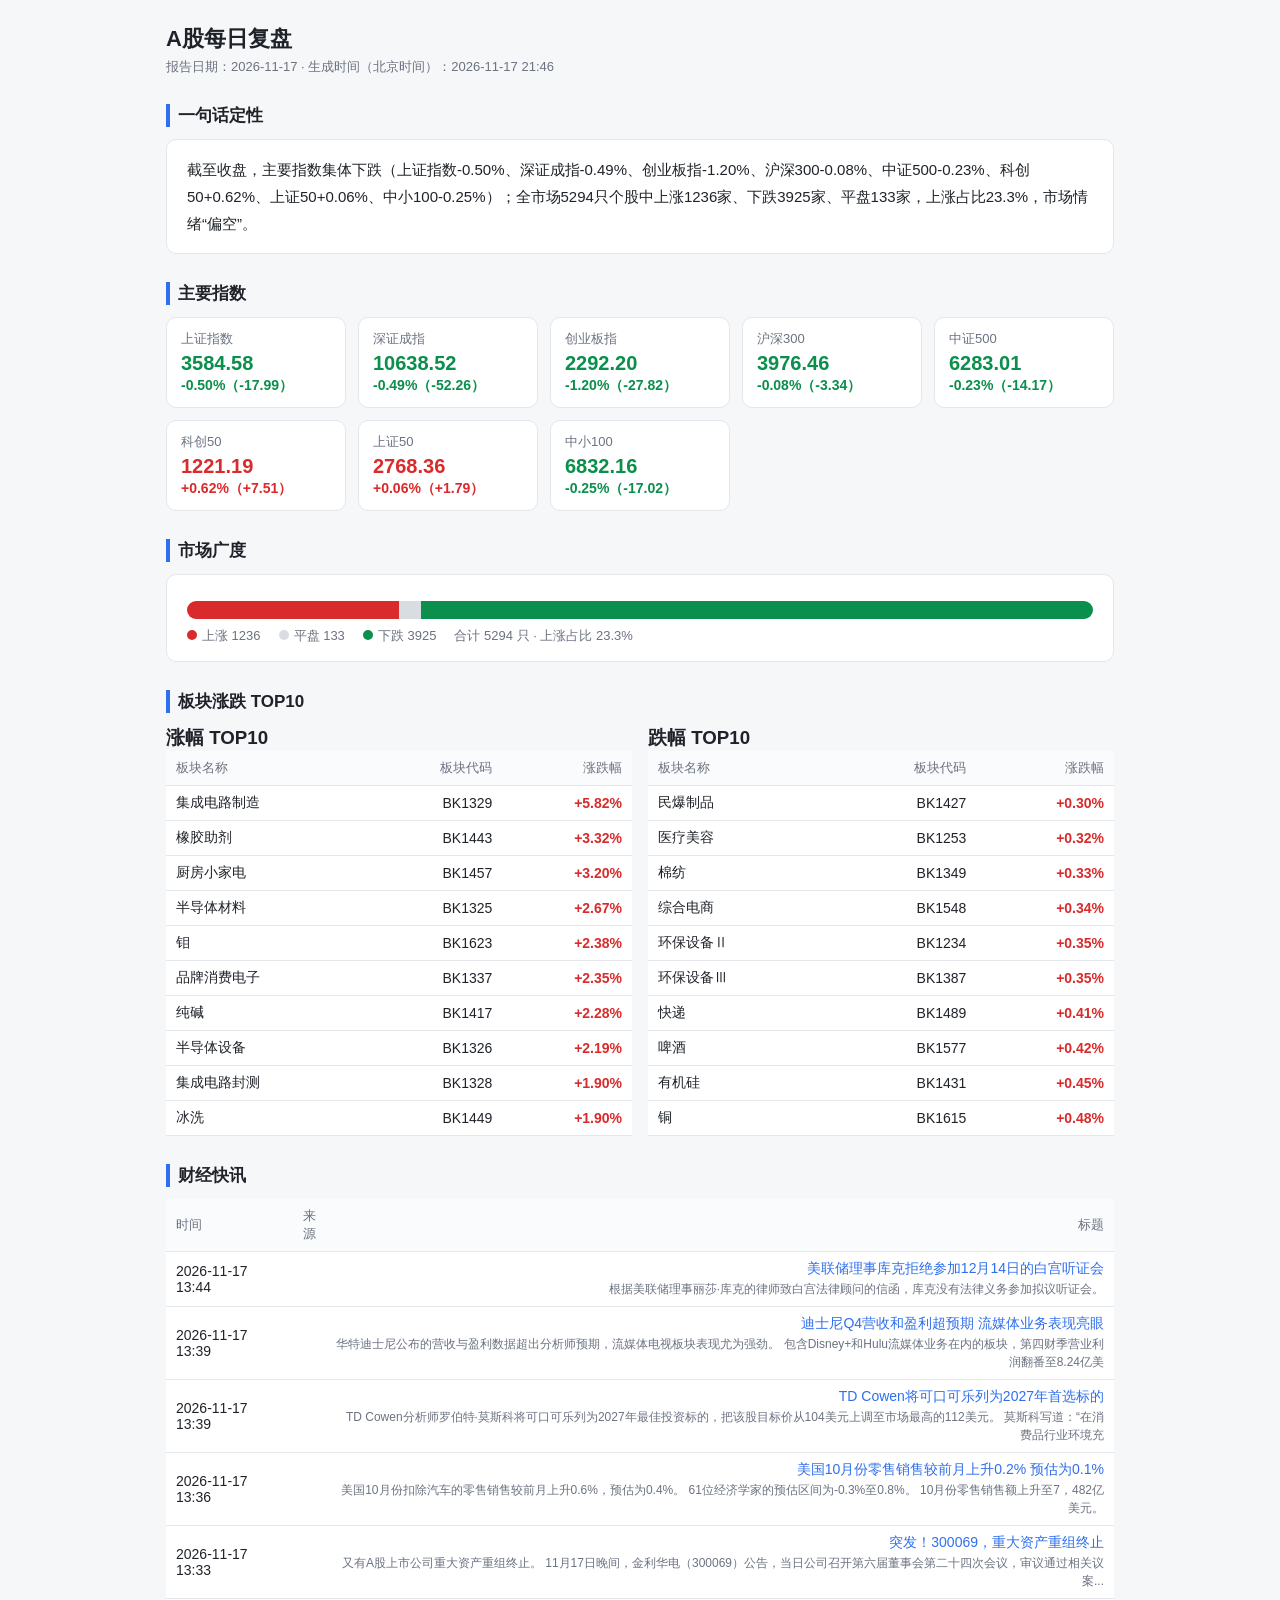
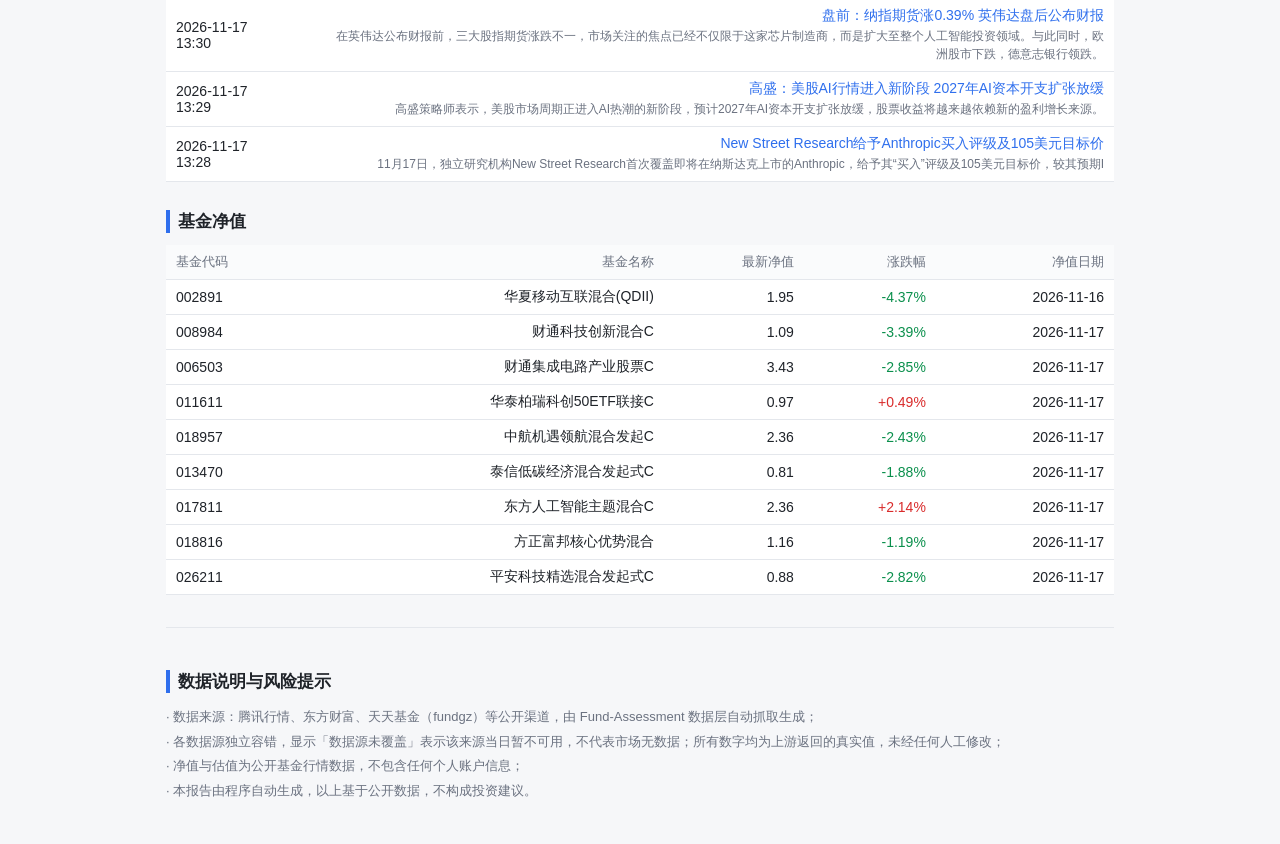
<file: daily_reports/A股复盘_20261117.html>
<!DOCTYPE html>
<html lang="zh-CN">
<head>
<meta charset="utf-8">
<meta name="viewport" content="width=device-width, initial-scale=1">
<title>A股复盘 · 2026-11-17</title>
<style>
:root { --up:#d92b2b; --down:#0a8f4c; --flat:#8a8f99; --line:#e4e7ec; --muted:#6b7280; }
* { box-sizing:border-box; margin:0; padding:0; }
body { font-family:"PingFang SC","Microsoft YaHei","Noto Sans CJK SC",sans-serif;
  background:#f6f7f9; color:#1f2329; max-width:980px; margin:0 auto; padding:24px 16px 40px; }
h1 { font-size:22px; margin-bottom:4px; }
h2 { font-size:17px; margin:28px 0 12px; border-left:4px solid #2f6fed; padding-left:8px; }
.meta { color:var(--muted); font-size:13px; margin-bottom:20px; }
.card { background:#fff; border:1px solid var(--line); border-radius:10px; padding:16px 20px; }
.summary { font-size:15px; line-height:1.8; }
.grid { display:grid; grid-template-columns:repeat(auto-fill,minmax(150px,1fr)); gap:12px; }
.idx { background:#fff; border:1px solid var(--line); border-radius:10px; padding:12px 14px; }
.idx .name { font-size:13px; color:var(--muted); }
.idx .price { font-size:20px; font-weight:600; margin:4px 0 2px; }
.idx .pct { font-size:14px; font-weight:600; }
.up { color:var(--up); }
.down { color:var(--down); }
.flat { color:var(--flat); }
.breadth-bar { display:flex; height:18px; border-radius:9px; overflow:hidden; margin:10px 0 8px; }
.seg-up { background:var(--up); }
.seg-flat { background:#d9dce1; }
.seg-down { background:var(--down); }
.breadth-legend { display:flex; gap:18px; font-size:13px; color:var(--muted); flex-wrap:wrap; }
.dot { display:inline-block; width:10px; height:10px; border-radius:50%; margin-right:5px; }
table { width:100%; border-collapse:collapse; background:#fff; font-size:14px; }
th, td { padding:8px 10px; border-bottom:1px solid var(--line); text-align:right; }
th:first-child, td:first-child { text-align:left; }
th { color:var(--muted); font-weight:500; font-size:13px; background:#fafbfc; }
.tables { display:grid; grid-template-columns:1fr 1fr; gap:16px; }
@media (max-width:720px) { .tables { grid-template-columns:1fr; } }
.tables td:last-child { font-weight:600; }
.news-sum { font-size:12px; color:var(--muted); margin-top:2px; line-height:1.5; }
td a { color:#2f6fed; text-decoration:none; }
td a:hover { text-decoration:underline; }
.placeholder { color:var(--muted); font-size:14px; padding:18px; text-align:center;
  background:#fff; border:1px dashed var(--line); border-radius:10px; }
.note { font-size:13px; color:var(--muted); line-height:1.9; }
footer { margin-top:32px; padding-top:14px; border-top:1px solid var(--line); }
</style>
</head>
<body>
<h1>A股每日复盘</h1><div class="meta">报告日期：2026-11-17 · 生成时间（北京时间）：2026-11-17 21:46</div><h2>一句话定性</h2><div class="card summary">截至收盘，主要指数集体下跌（上证指数-0.50%、深证成指-0.49%、创业板指-1.20%、沪深300-0.08%、中证500-0.23%、科创50+0.62%、上证50+0.06%、中小100-0.25%）；全市场5294只个股中上涨1236家、下跌3925家、平盘133家，上涨占比23.3%，市场情绪“偏空”。</div><h2>主要指数</h2><div class="grid"><div class="idx"><div class="name">上证指数</div><div class="price down">3584.58</div><div class="pct down">-0.50%（-17.99）</div></div><div class="idx"><div class="name">深证成指</div><div class="price down">10638.52</div><div class="pct down">-0.49%（-52.26）</div></div><div class="idx"><div class="name">创业板指</div><div class="price down">2292.20</div><div class="pct down">-1.20%（-27.82）</div></div><div class="idx"><div class="name">沪深300</div><div class="price down">3976.46</div><div class="pct down">-0.08%（-3.34）</div></div><div class="idx"><div class="name">中证500</div><div class="price down">6283.01</div><div class="pct down">-0.23%（-14.17）</div></div><div class="idx"><div class="name">科创50</div><div class="price up">1221.19</div><div class="pct up">+0.62%（+7.51）</div></div><div class="idx"><div class="name">上证50</div><div class="price up">2768.36</div><div class="pct up">+0.06%（+1.79）</div></div><div class="idx"><div class="name">中小100</div><div class="price down">6832.16</div><div class="pct down">-0.25%（-17.02）</div></div></div><h2>市场广度</h2><div class="card"><div class="breadth-bar"><div class="seg-up" style="width:23.35%"></div><div class="seg-flat" style="width:2.51%"></div><div class="seg-down" style="width:74.14%"></div></div><div class="breadth-legend"><span><span class="dot seg-up"></span>上涨 1236</span><span><span class="dot seg-flat"></span>平盘 133</span><span><span class="dot seg-down"></span>下跌 3925</span><span>合计 5294 只 · 上涨占比 23.3%</span></div></div><h2>板块涨跌 TOP10</h2><div class="tables"><div><h3>涨幅 TOP10</h3><table><thead><tr><th>板块名称</th><th>板块代码</th><th>涨跌幅</th></tr></thead><tbody><tr><td>集成电路制造</td><td>BK1329</td><td class="up">+5.82%</td></tr><tr><td>橡胶助剂</td><td>BK1443</td><td class="up">+3.32%</td></tr><tr><td>厨房小家电</td><td>BK1457</td><td class="up">+3.20%</td></tr><tr><td>半导体材料</td><td>BK1325</td><td class="up">+2.67%</td></tr><tr><td>钼</td><td>BK1623</td><td class="up">+2.38%</td></tr><tr><td>品牌消费电子</td><td>BK1337</td><td class="up">+2.35%</td></tr><tr><td>纯碱</td><td>BK1417</td><td class="up">+2.28%</td></tr><tr><td>半导体设备</td><td>BK1326</td><td class="up">+2.19%</td></tr><tr><td>集成电路封测</td><td>BK1328</td><td class="up">+1.90%</td></tr><tr><td>冰洗</td><td>BK1449</td><td class="up">+1.90%</td></tr></tbody></table></div><div><h3>跌幅 TOP10</h3><table><thead><tr><th>板块名称</th><th>板块代码</th><th>涨跌幅</th></tr></thead><tbody><tr><td>民爆制品</td><td>BK1427</td><td class="up">+0.30%</td></tr><tr><td>医疗美容</td><td>BK1253</td><td class="up">+0.32%</td></tr><tr><td>棉纺</td><td>BK1349</td><td class="up">+0.33%</td></tr><tr><td>综合电商</td><td>BK1548</td><td class="up">+0.34%</td></tr><tr><td>环保设备Ⅱ</td><td>BK1234</td><td class="up">+0.35%</td></tr><tr><td>环保设备Ⅲ</td><td>BK1387</td><td class="up">+0.35%</td></tr><tr><td>快递</td><td>BK1489</td><td class="up">+0.41%</td></tr><tr><td>啤酒</td><td>BK1577</td><td class="up">+0.42%</td></tr><tr><td>有机硅</td><td>BK1431</td><td class="up">+0.45%</td></tr><tr><td>铜</td><td>BK1615</td><td class="up">+0.48%</td></tr></tbody></table></div></div><h2>财经快讯</h2><table><thead><tr><th>时间</th><th>来源</th><th>标题</th></tr></thead><tbody><tr><td>2026-11-17 13:44</td><td></td><td><a href="https://finance.sina.com.cn/stock/usstock/c/2026-11-17/doc-inizacmz2151733.shtml" target="_blank" rel="noopener">美联储理事库克拒绝参加12月14日的白宫听证会</a><div class="news-sum">根据美联储理事丽莎·库克的律师致白宫法律顾问的信函，库克没有法律义务参加拟议听证会。</div></td></tr><tr><td>2026-11-17 13:39</td><td></td><td><a href="https://finance.sina.com.cn/stock/usstock/c/2026-11-17/doc-inizacmx5371164.shtml" target="_blank" rel="noopener">迪士尼Q4营收和盈利超预期 流媒体业务表现亮眼</a><div class="news-sum">华特迪士尼公布的营收与盈利数据超出分析师预期，流媒体电视板块表现尤为强劲。 包含Disney+和Hulu流媒体业务在内的板块，第四财季营业利润翻番至8.24亿美</div></td></tr><tr><td>2026-11-17 13:39</td><td></td><td><a href="https://finance.sina.com.cn/stock/usstock/c/2026-11-17/doc-inizacmx5370546.shtml" target="_blank" rel="noopener">TD Cowen将可口可乐列为2027年首选标的</a><div class="news-sum">TD Cowen分析师罗伯特·莫斯科将可口可乐列为2027年最佳投资标的，把该股目标价从104美元上调至市场最高的112美元。 莫斯科写道：“在消费品行业环境充</div></td></tr><tr><td>2026-11-17 13:36</td><td></td><td><a href="https://finance.sina.com.cn/stock/usstock/c/2026-11-17/doc-inizacmx5368949.shtml" target="_blank" rel="noopener">美国10月份零售销售较前月上升0.2% 预估为0.1%</a><div class="news-sum">美国10月份扣除汽车的零售销售较前月上升0.6%，预估为0.4%。 61位经济学家的预估区间为-0.3%至0.8%。 10月份零售销售额上升至7，482亿美元。</div></td></tr><tr><td>2026-11-17 13:33</td><td></td><td><a href="https://finance.sina.com.cn/stock/s/2026-11-17/doc-inizacmz2145931.shtml" target="_blank" rel="noopener">突发！300069，重大资产重组终止</a><div class="news-sum">又有A股上市公司重大资产重组终止。 11月17日晚间，金利华电（300069）公告，当日公司召开第六届董事会第二十四次会议，审议通过相关议案...</div></td></tr><tr><td>2026-11-17 13:30</td><td></td><td><a href="https://finance.sina.com.cn/stock/usstock/c/2026-11-17/doc-inizacmx5372178.shtml" target="_blank" rel="noopener">盘前：纳指期货涨0.39% 英伟达盘后公布财报</a><div class="news-sum">在英伟达公布财报前，三大股指期货涨跌不一，市场关注的焦点已经不仅限于这家芯片制造商，而是扩大至整个人工智能投资领域。与此同时，欧洲股市下跌，德意志银行领跌。</div></td></tr><tr><td>2026-11-17 13:29</td><td></td><td><a href="https://finance.sina.com.cn/stock/usstock/c/2026-11-17/doc-inizacmv1650167.shtml" target="_blank" rel="noopener">高盛：美股AI行情进入新阶段 2027年AI资本开支扩张放缓</a><div class="news-sum">高盛策略师表示，美股市场周期正进入AI热潮的新阶段，预计2027年AI资本开支扩张放缓，股票收益将越来越依赖新的盈利增长来源。</div></td></tr><tr><td>2026-11-17 13:28</td><td></td><td><a href="https://finance.sina.com.cn/stock/usstock/c/2026-11-17/doc-inizacmv1649570.shtml" target="_blank" rel="noopener">New Street Research给予Anthropic买入评级及105美元目标价</a><div class="news-sum">11月17日，独立研究机构New Street Research首次覆盖即将在纳斯达克上市的Anthropic，给予其“买入”评级及105美元目标价，较其预期I</div></td></tr></tbody></table><h2>基金净值</h2><table><thead><tr><th>基金代码</th><th>基金名称</th><th>最新净值</th><th>涨跌幅</th><th>净值日期</th></tr></thead><tbody><tr><td>002891</td><td>华夏移动互联混合(QDII)</td><td>1.95</td><td class="down">-4.37%</td><td>2026-11-16</td></tr><tr><td>008984</td><td>财通科技创新混合C</td><td>1.09</td><td class="down">-3.39%</td><td>2026-11-17</td></tr><tr><td>006503</td><td>财通集成电路产业股票C</td><td>3.43</td><td class="down">-2.85%</td><td>2026-11-17</td></tr><tr><td>011611</td><td>华泰柏瑞科创50ETF联接C</td><td>0.97</td><td class="up">+0.49%</td><td>2026-11-17</td></tr><tr><td>018957</td><td>中航机遇领航混合发起C</td><td>2.36</td><td class="down">-2.43%</td><td>2026-11-17</td></tr><tr><td>013470</td><td>泰信低碳经济混合发起式C</td><td>0.81</td><td class="down">-1.88%</td><td>2026-11-17</td></tr><tr><td>017811</td><td>东方人工智能主题混合C</td><td>2.36</td><td class="up">+2.14%</td><td>2026-11-17</td></tr><tr><td>018816</td><td>方正富邦核心优势混合</td><td>1.16</td><td class="down">-1.19%</td><td>2026-11-17</td></tr><tr><td>026211</td><td>平安科技精选混合发起式C</td><td>0.88</td><td class="down">-2.82%</td><td>2026-11-17</td></tr></tbody></table><footer><h2>数据说明与风险提示</h2><div class="note">· 数据来源：腾讯行情、东方财富、天天基金（fundgz）等公开渠道，由 Fund-Assessment 数据层自动抓取生成；<br>· 各数据源独立容错，显示「数据源未覆盖」表示该来源当日暂不可用，不代表市场无数据；所有数字均为上游返回的真实值，未经任何人工修改；<br>· 净值与估值为公开基金行情数据，不包含任何个人账户信息；<br>· 本报告由程序自动生成，以上基于公开数据，不构成投资建议。</div></footer>
</body>
</html>
</file>
